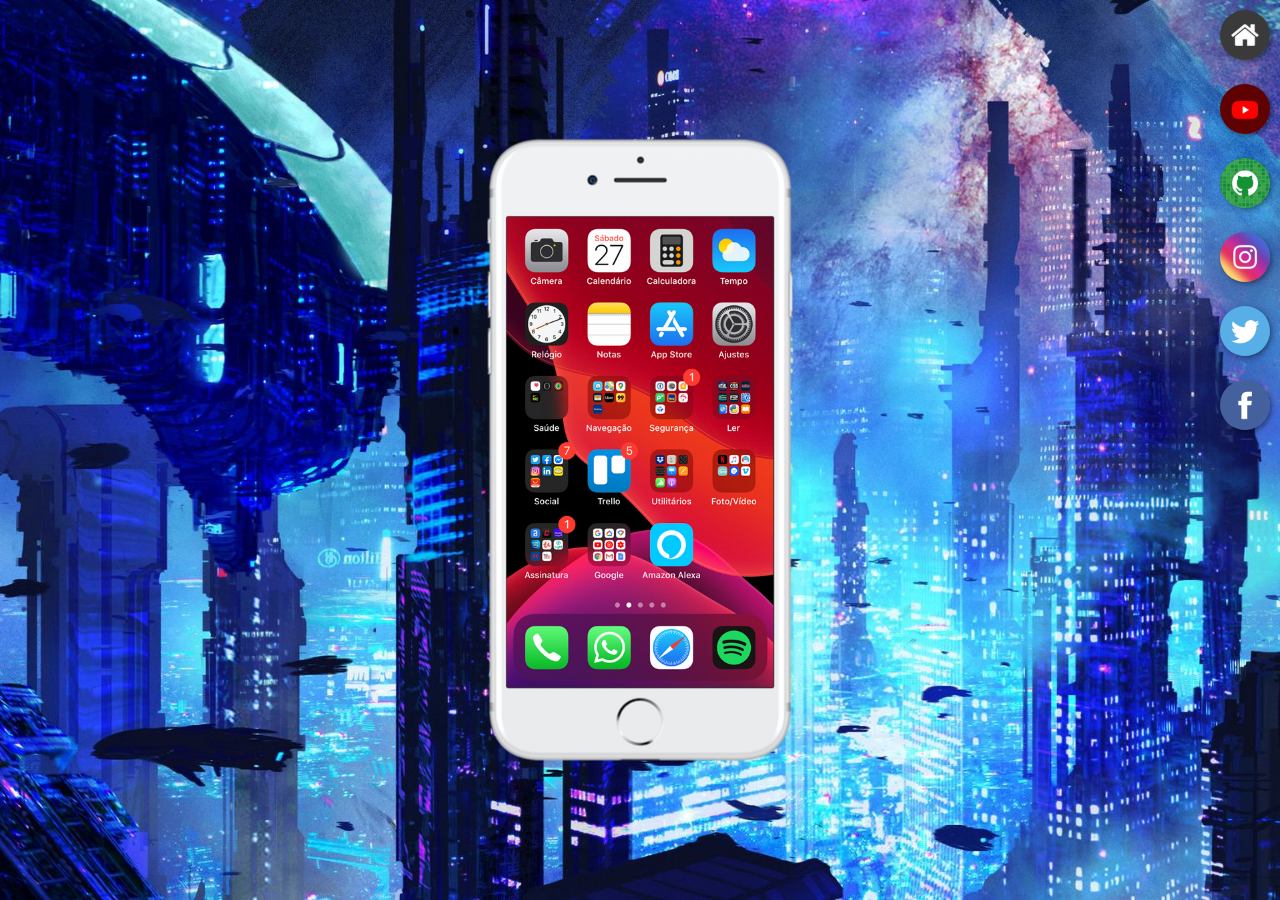
<file: index.html>
<!DOCTYPE html>
<html lang="pt-br">
<head>
    <meta charset="UTF-8">
    <meta name="viewport" content="width=device-width, initial-scale=1.0">
    <link rel="shortcut icon" href="favicon.ico" type="image/x-icon">
    <link rel="stylesheet" href="estilos/style.css">
    <title>Projeto Redes Sociais</title>
</head>
<body>
    <main>
        <section id="telefone">
            <iframe src="home.html" name="tela" id="tela" frameborder="0">Seu navegador nao é compatível com isso.</iframe>
        </section>
        <section id="redes-sociais">
            <a href="home.html" target="tela"><img src="imagens/logo-home.jpg" alt="Home"></a><br>

            <a href="youtube.html" target="tela"><img src="imagens/logo-youtube.jpg" alt="YouTube"></a><br>

            <a href="gihub.html" target="tela"><img src="imagens/logo-github.jpg" alt="GitHub"></a><br>

            <a href="instagram.html" target="tela"><img src="imagens/logo-instagram.jpg" alt="Instagram"></a><br>

            <a href="twiter.html" target="tela"><img src="imagens/logo-twitter.jpg" alt="Twiter"></a><br>

            <a href="facebook.html" target="tela"><img src="imagens/logo-facebook.jpg" alt="FaceBook"></a>
        </section>
    </main>
</body>
</html>
</file>
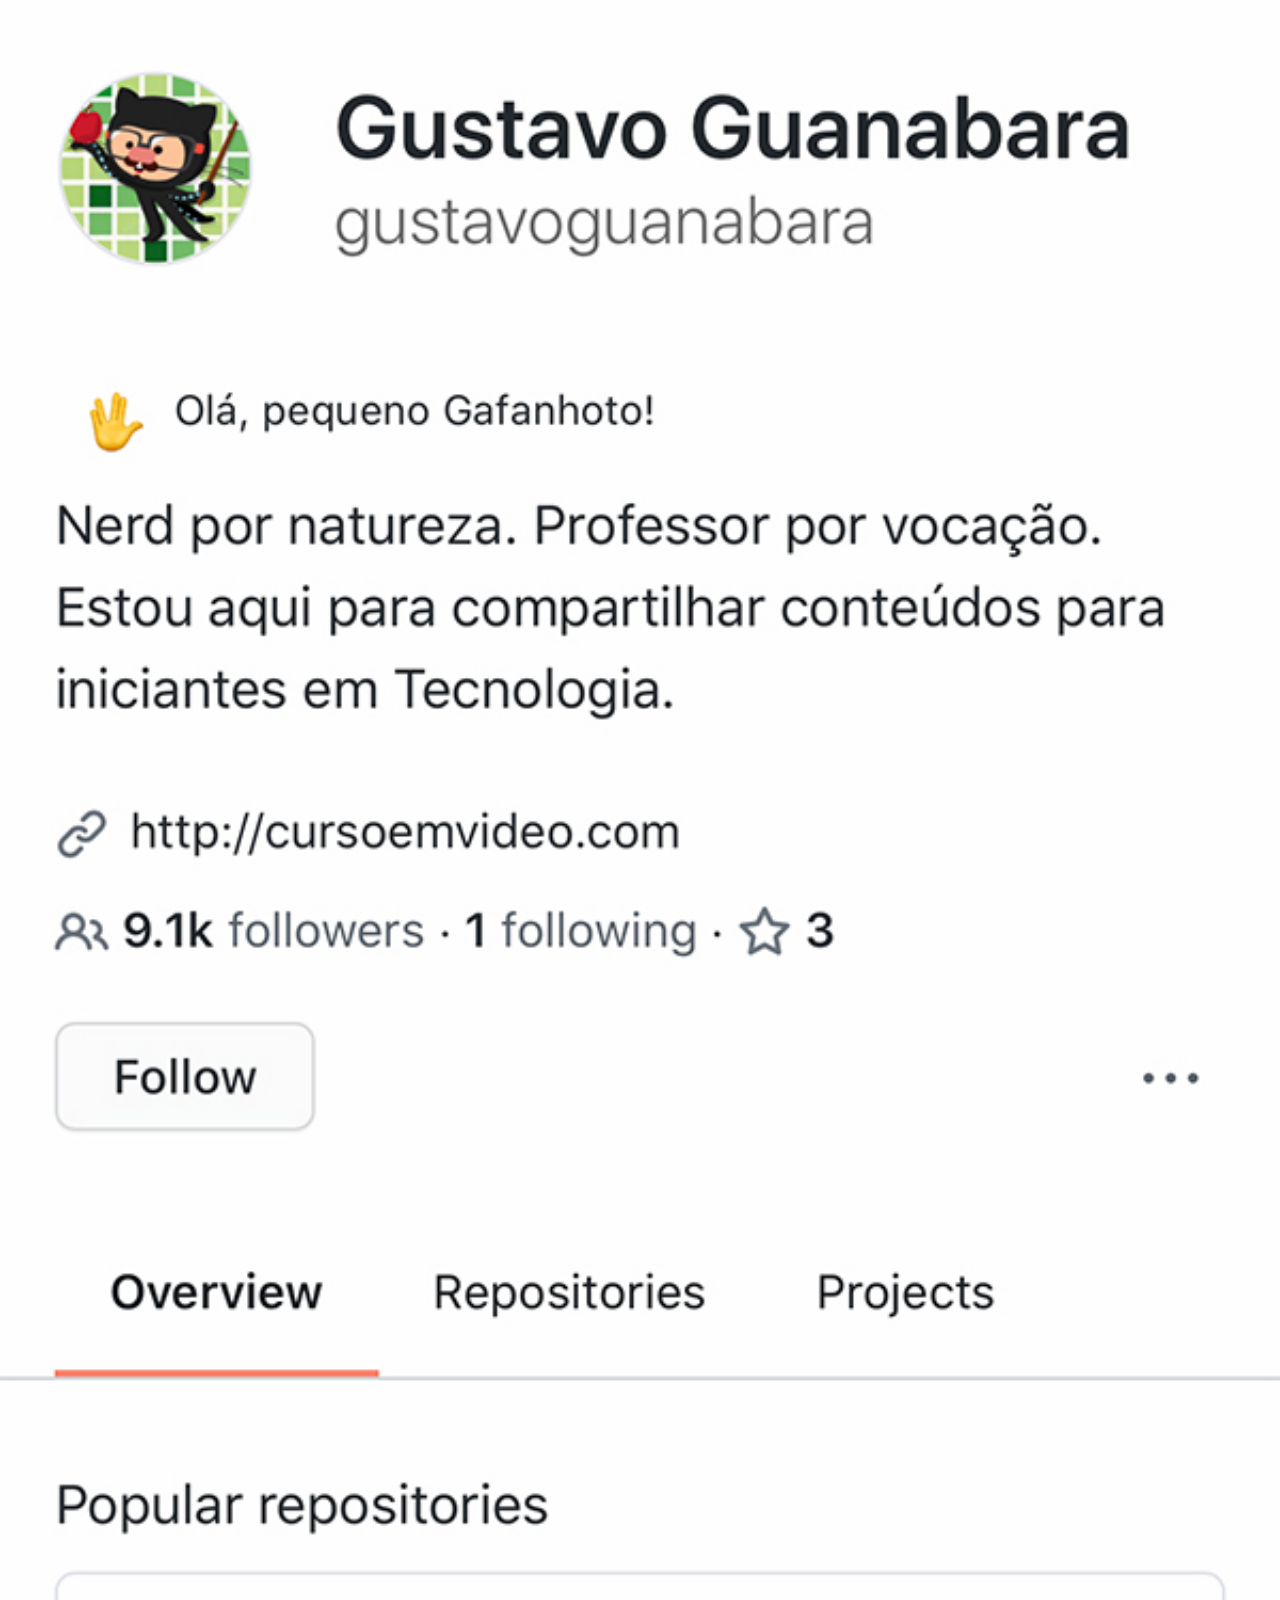
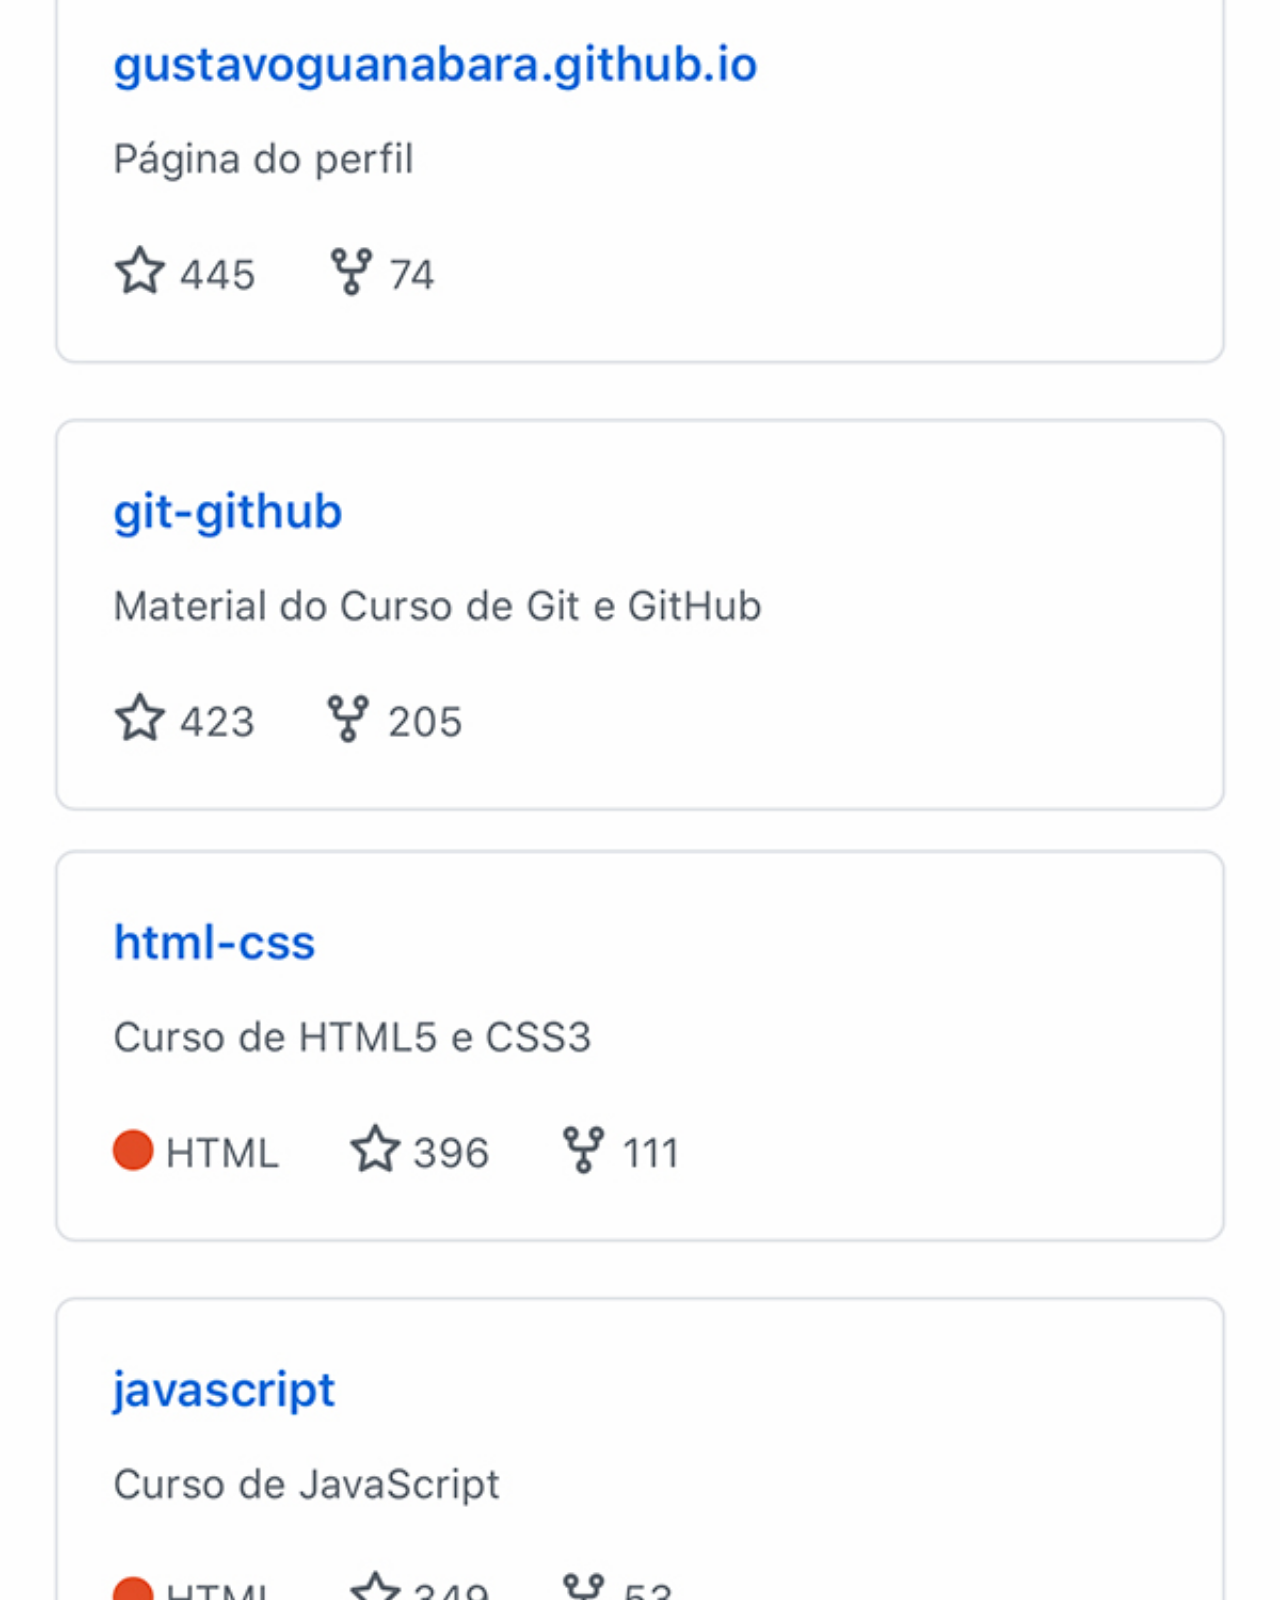
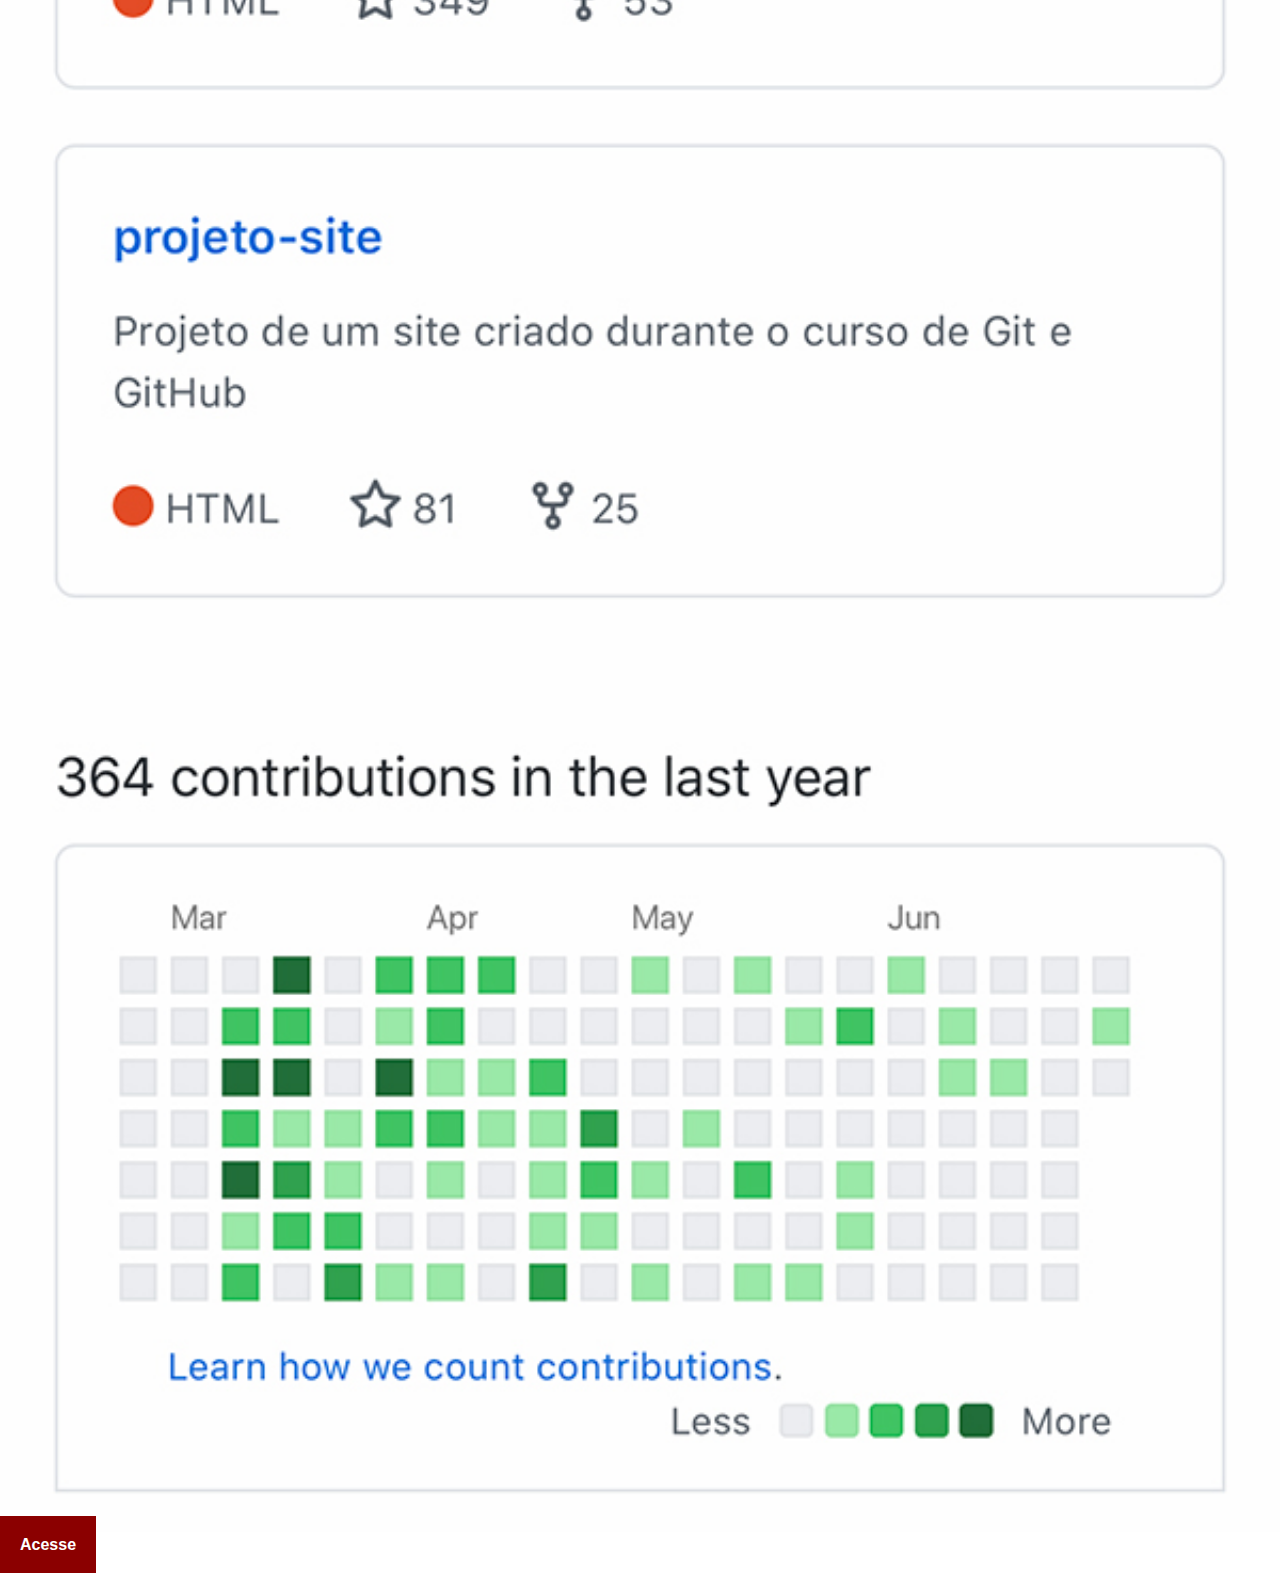
<file: gihub.html>
<!DOCTYPE html>
<html lang="pt-br">
<head>
    <meta charset="UTF-8">
    <meta name="viewport" content="width=device-width, initial-scale=1.0">
    <title>GitHub</title>
    <link rel="stylesheet" href="estilos/social.css">
</head>
<body>
    <img src="imagens/tela-github.jpg" alt="GitHub">
    <a href="https://github.com/wellington-garcia-silva" target="_blank">Acesse</a>
</body>
</html>
</file>
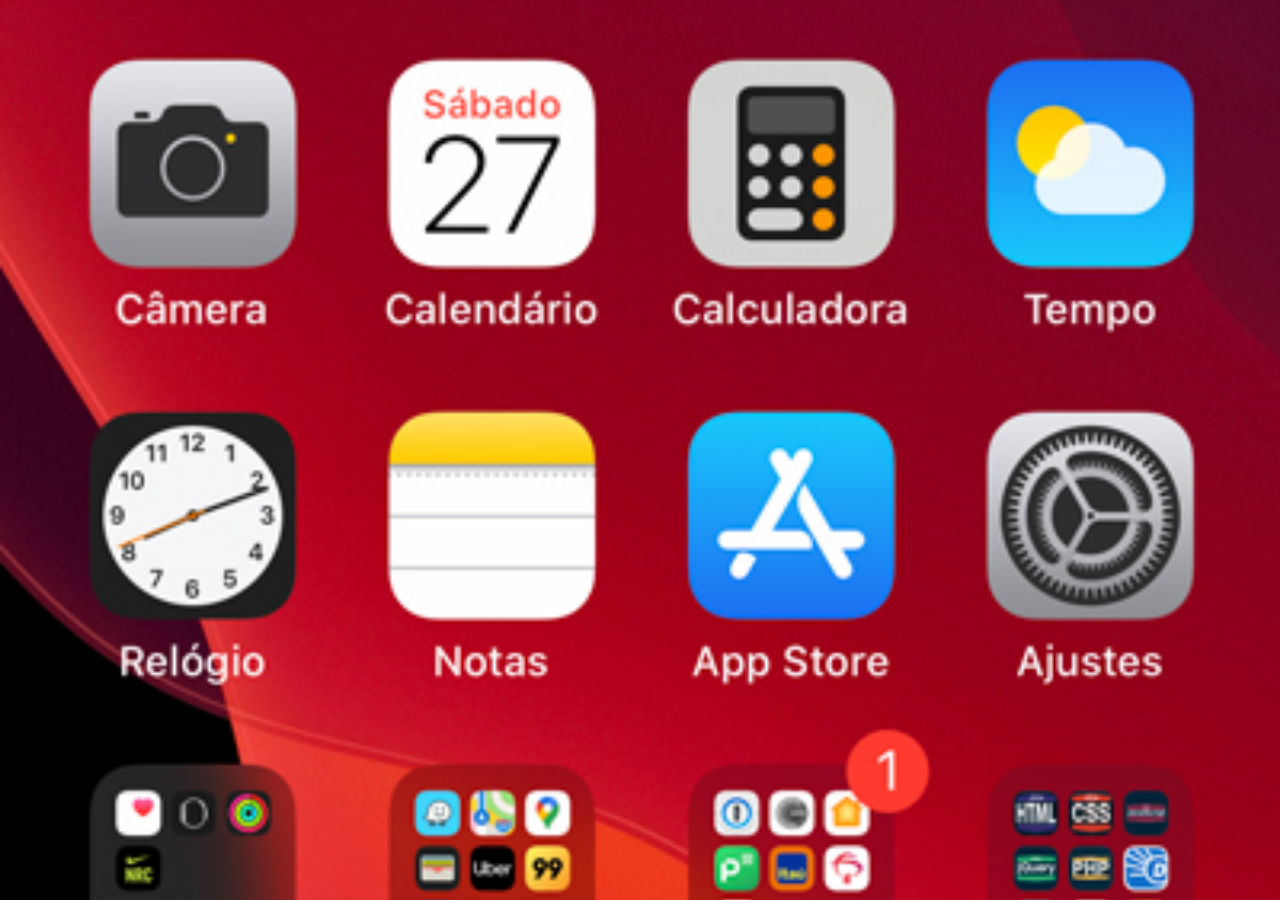
<file: home.html>
<!DOCTYPE html>
<html lang="pt-br">
<head>
    <meta charset="UTF-8">
    <meta name="viewport" content="width=device-width, initial-scale=1.0">
    <title>Home</title>
</head>
<style>
    *{
        margin: 0px;
        padding: 0px;
    }

    

    body{
        width: 100vw;
        height: 100vh;
        background: black url('imagens/tela-home.jpg') no-repeat top center;
        background-size: cover;
    }
</style>
<body>
    
</body>
</html>
</file>
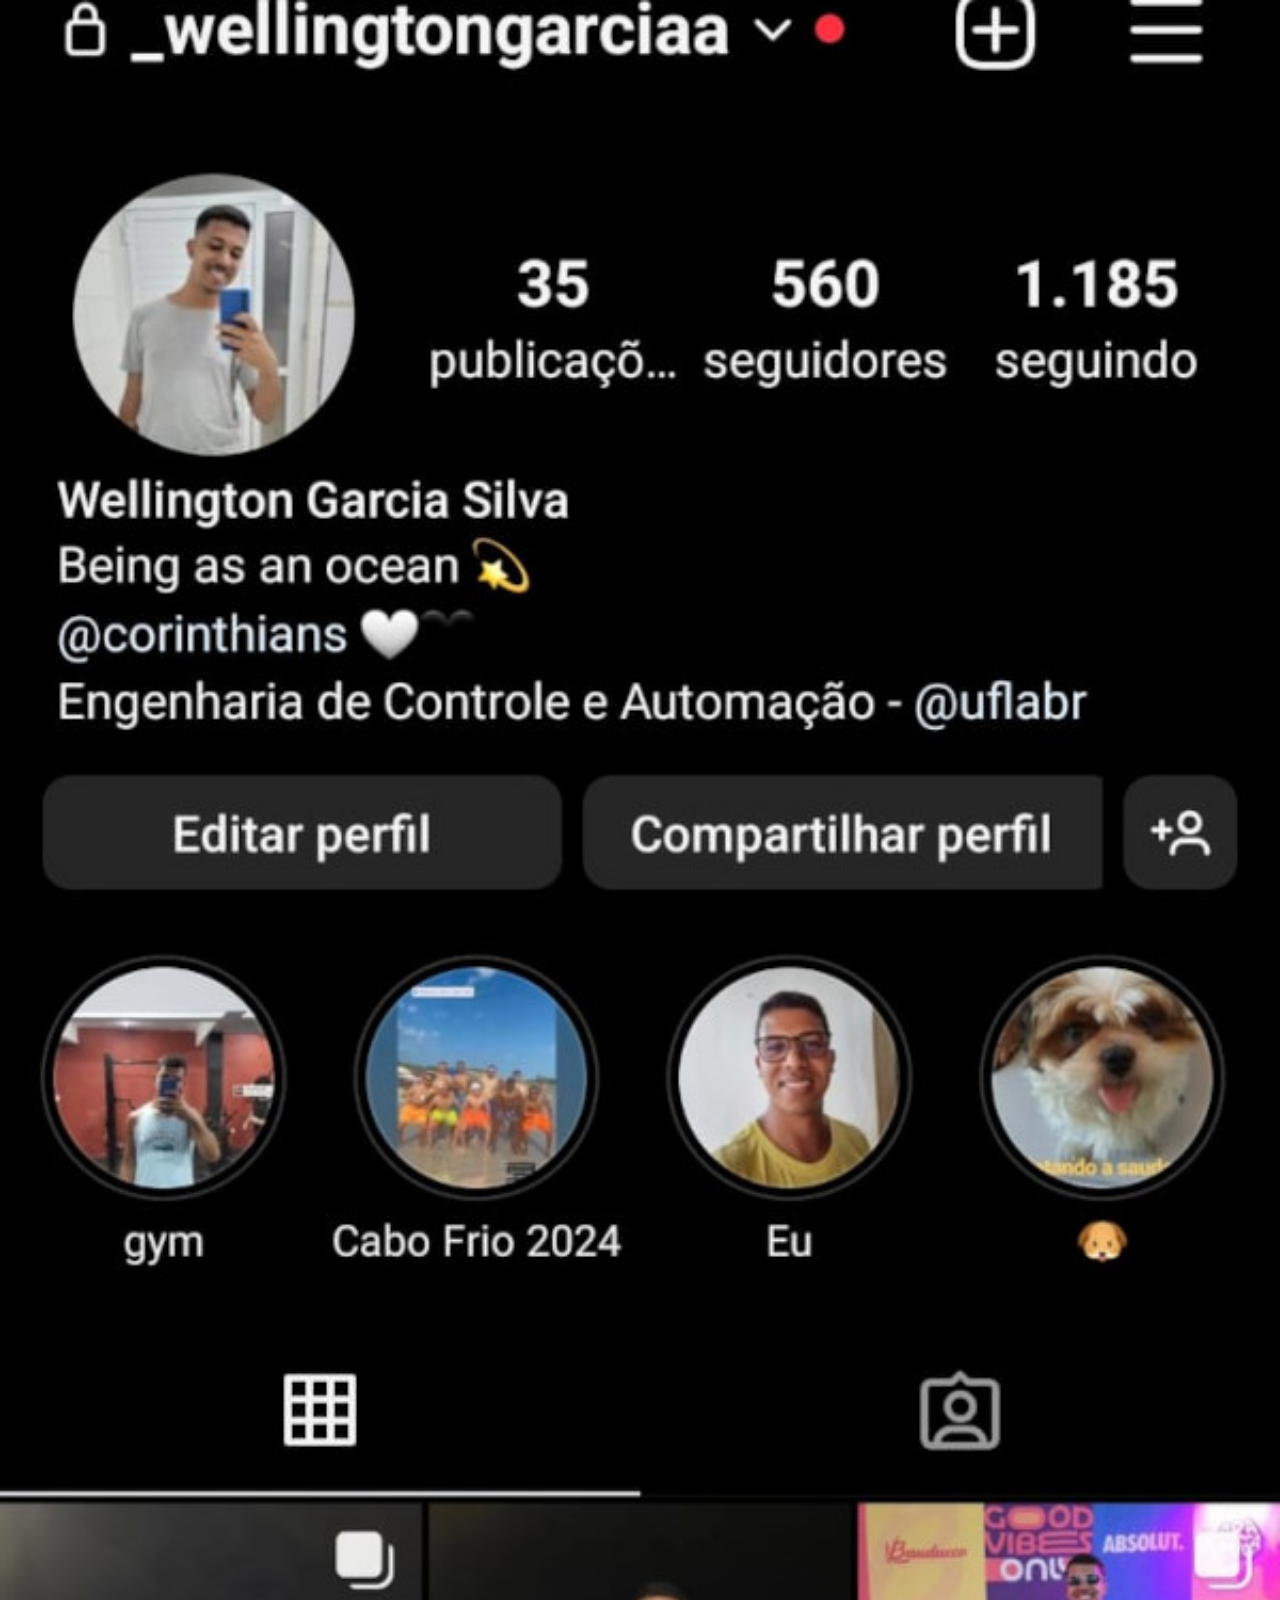
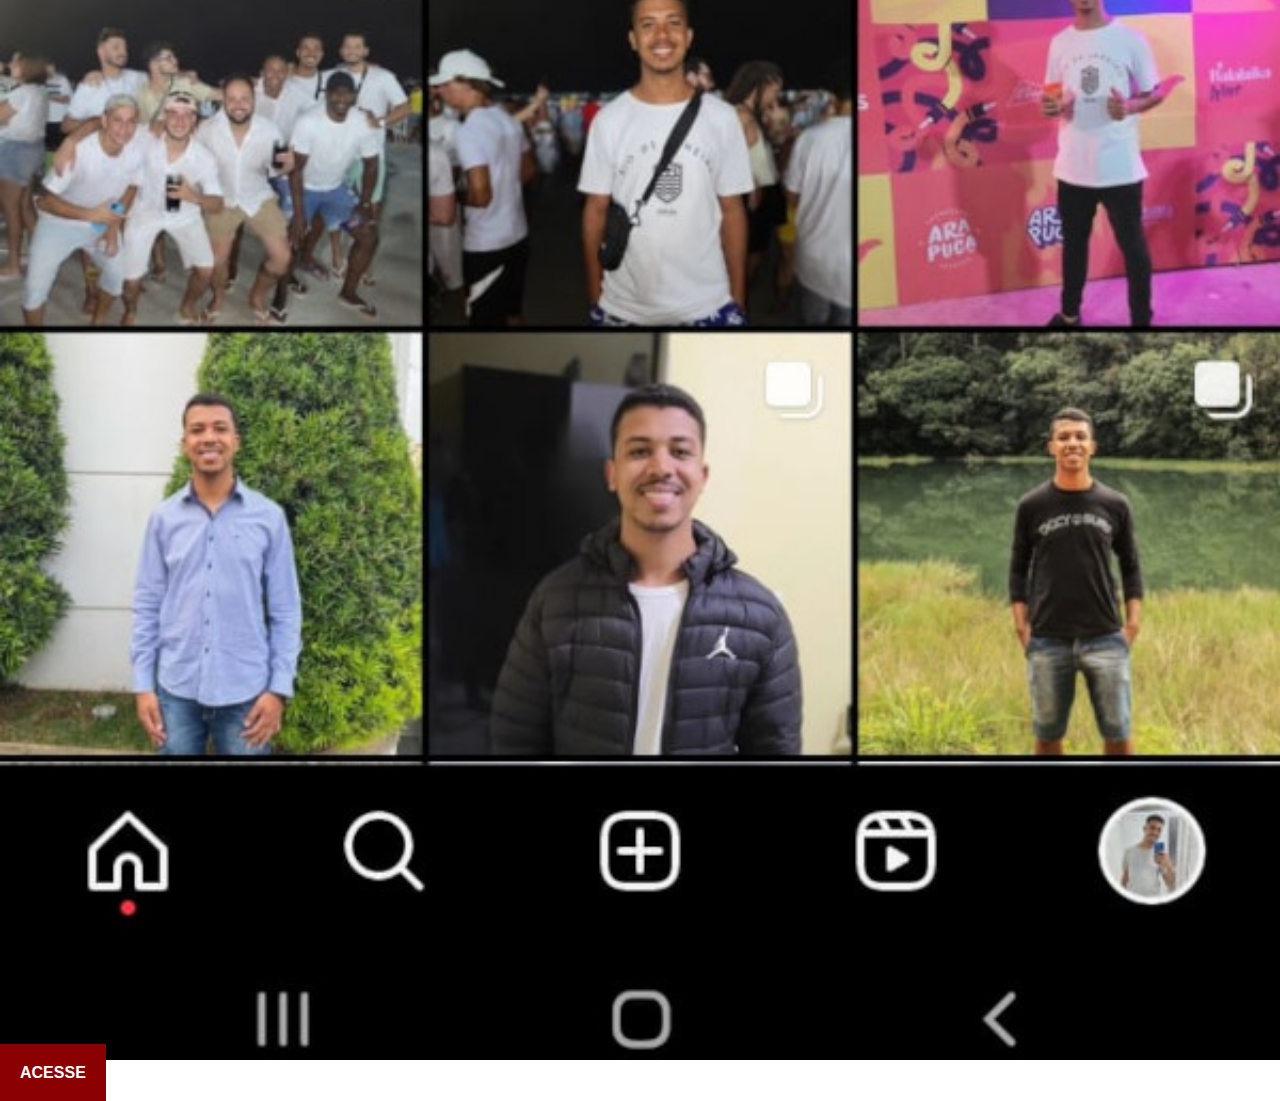
<file: instagram.html>
<!DOCTYPE html>
<html lang="pt-br">
<head>
    <meta charset="UTF-8">
    <meta name="viewport" content="width=device-width, initial-scale=1.0">
    <title>Instagram</title>
    <link rel="stylesheet" href="estilos/social.css">
</head>
<body>
    <img src="imagens/instagram.jpeg" alt="Instagram">
    <a href="https://www.instagram.com/_wellingtongarciaa?igsh=NTdnZDRqbjVkNmZm" target="_blank">ACESSE</a>
</body>
</html>
</file>
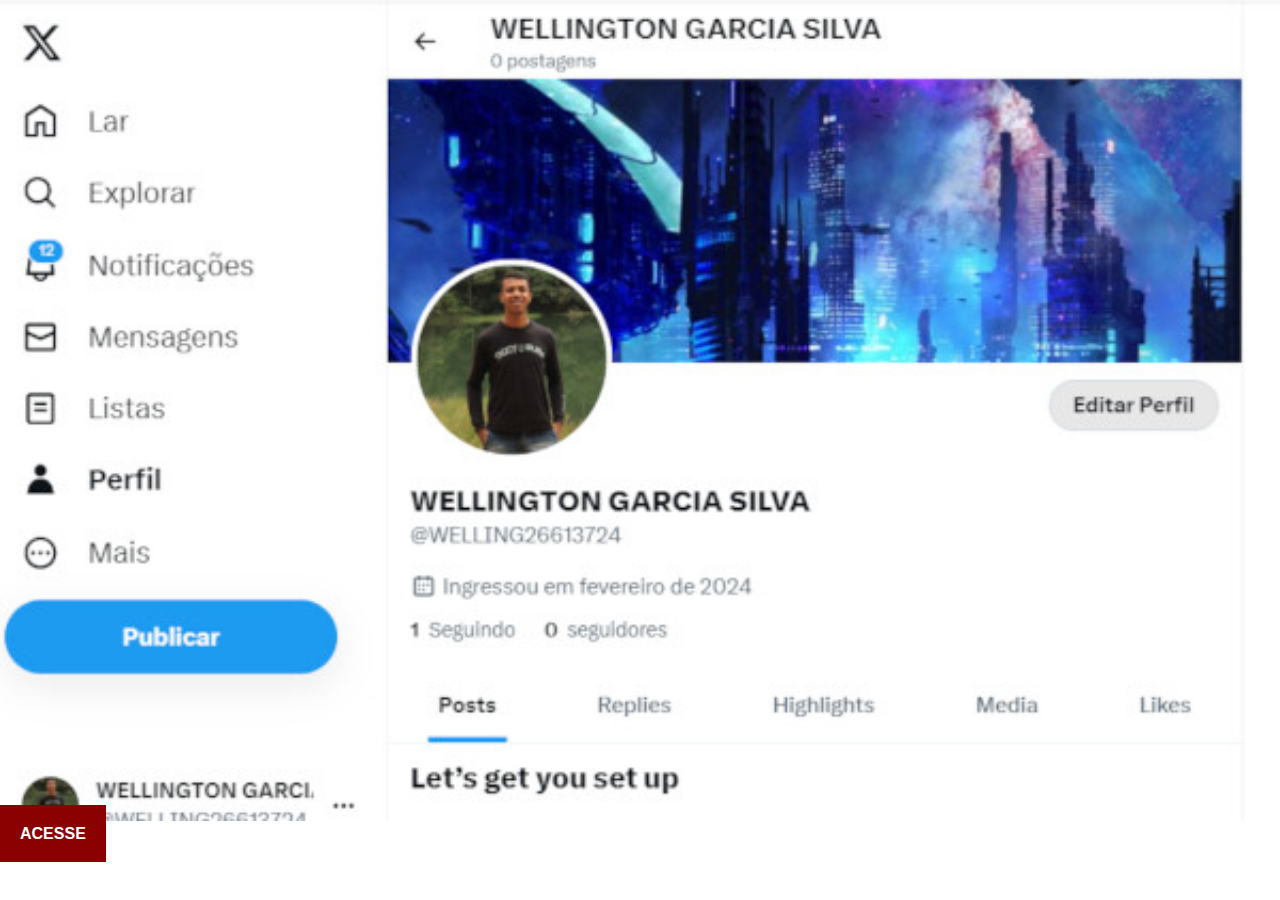
<file: twiter.html>
<!DOCTYPE html>
<html lang="pt">
<head>
    <meta charset="UTF-8">
    <meta name="viewport" content="width=device-width, initial-scale=1.0">
    <title>Twiter</title>
    <link rel="stylesheet" href="estilos/social.css">
</head>
<body>
    <img src="imagens/twi.jpeg" alt="Twiter"><a href="https://twitter.com/WELLING26613724" target="_blank">ACESSE</a>
</body>
</html>
</file>
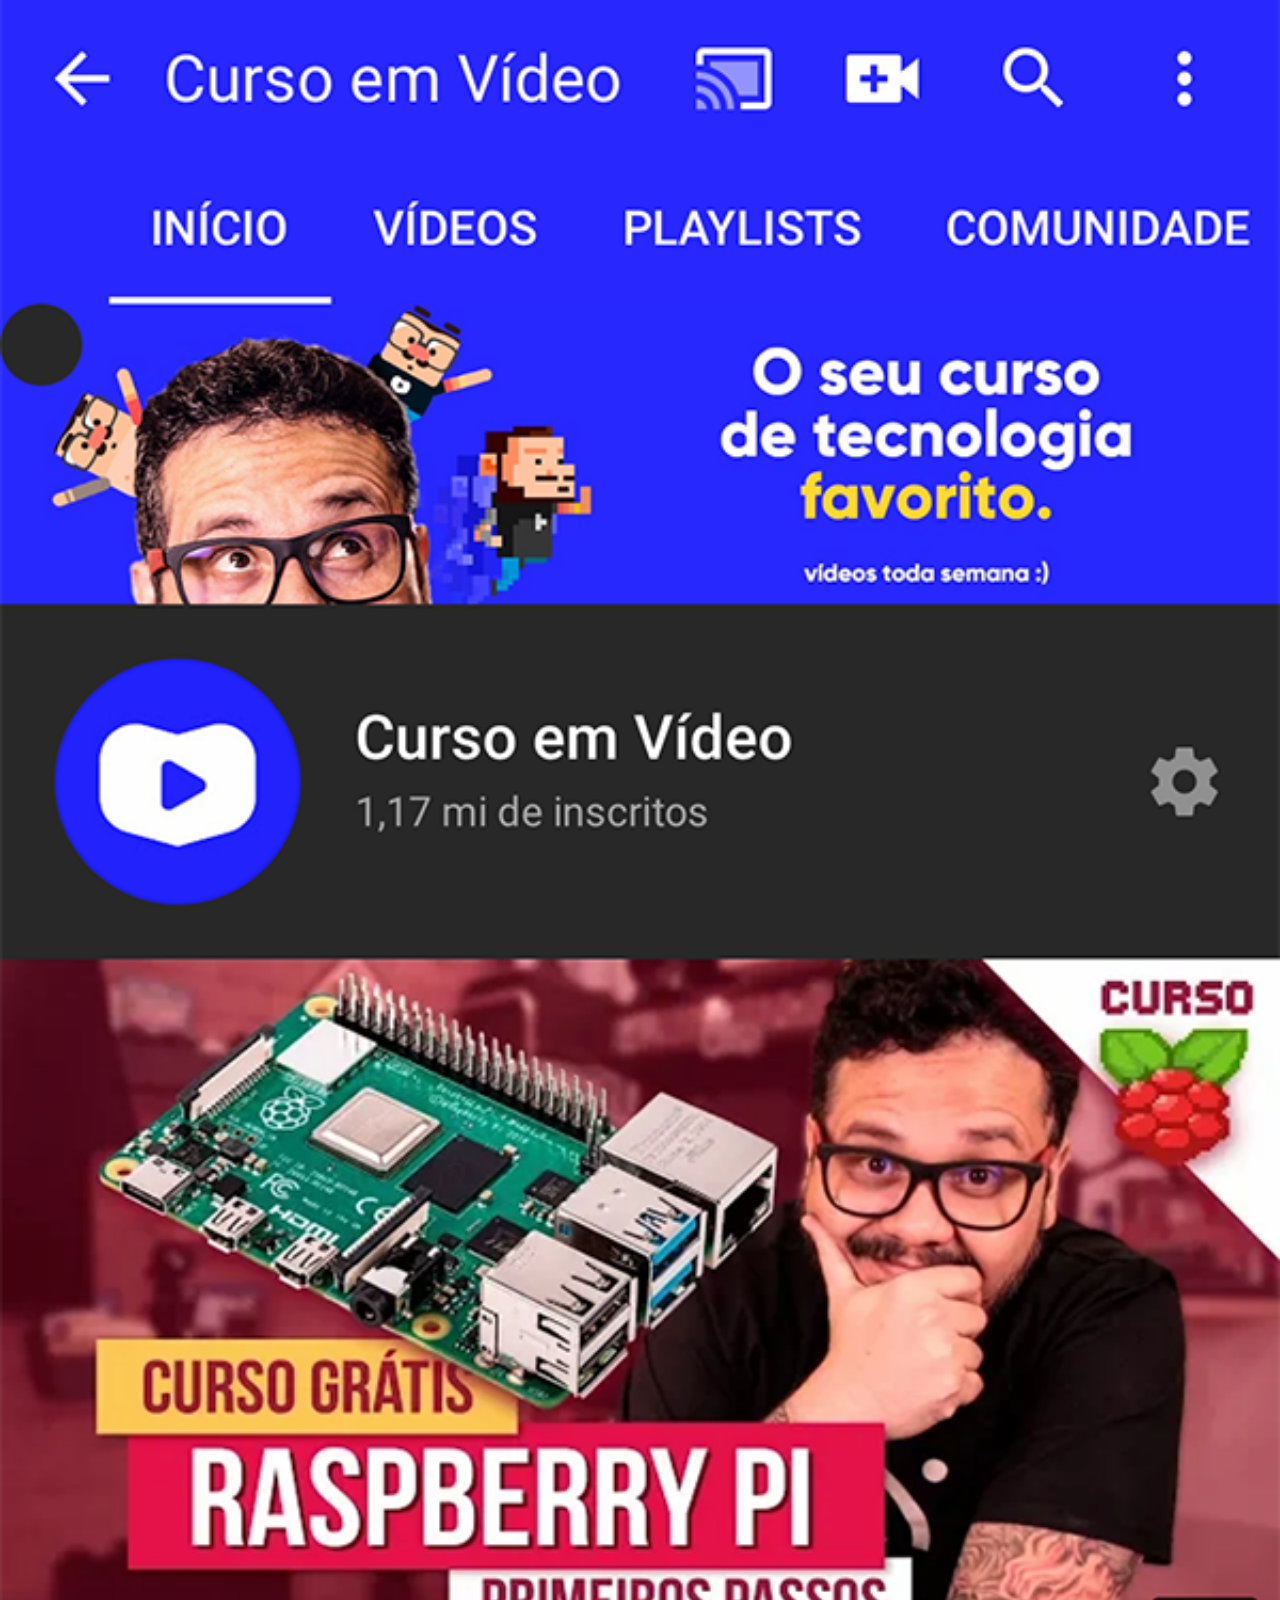
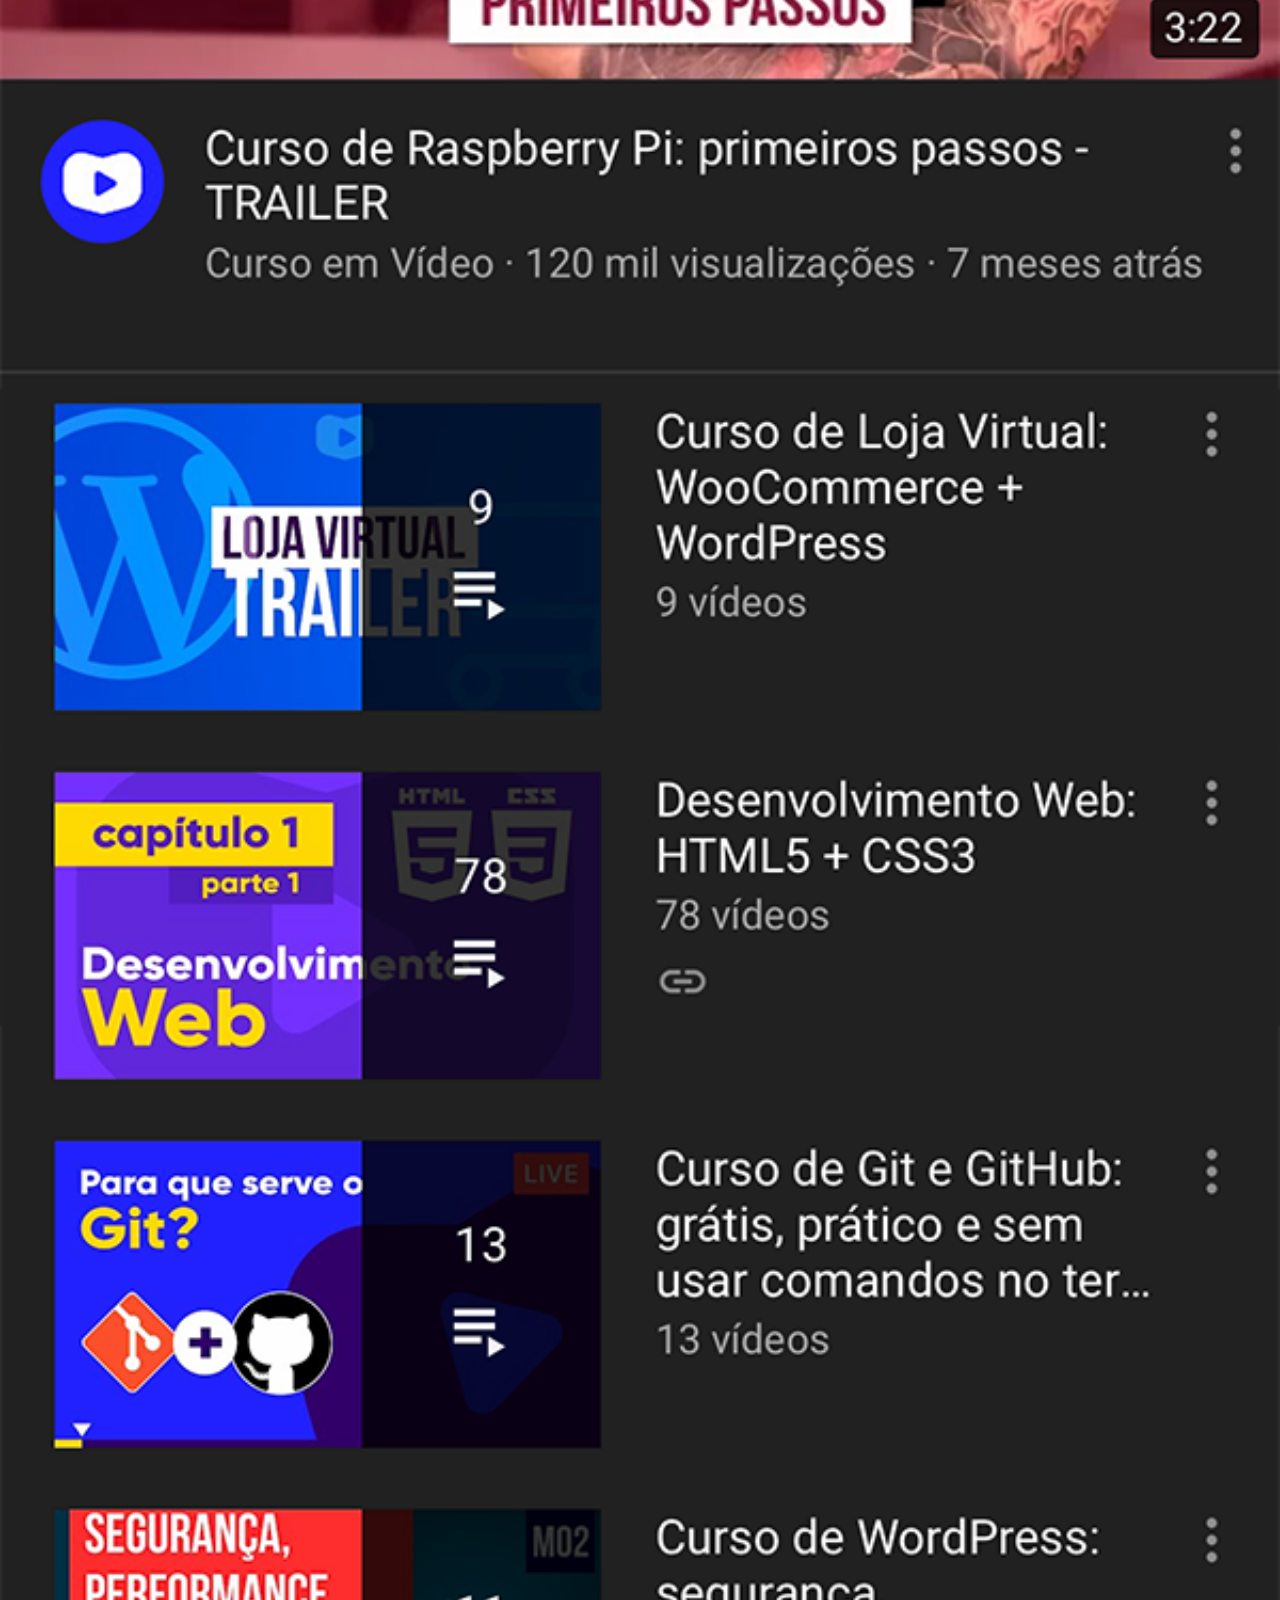
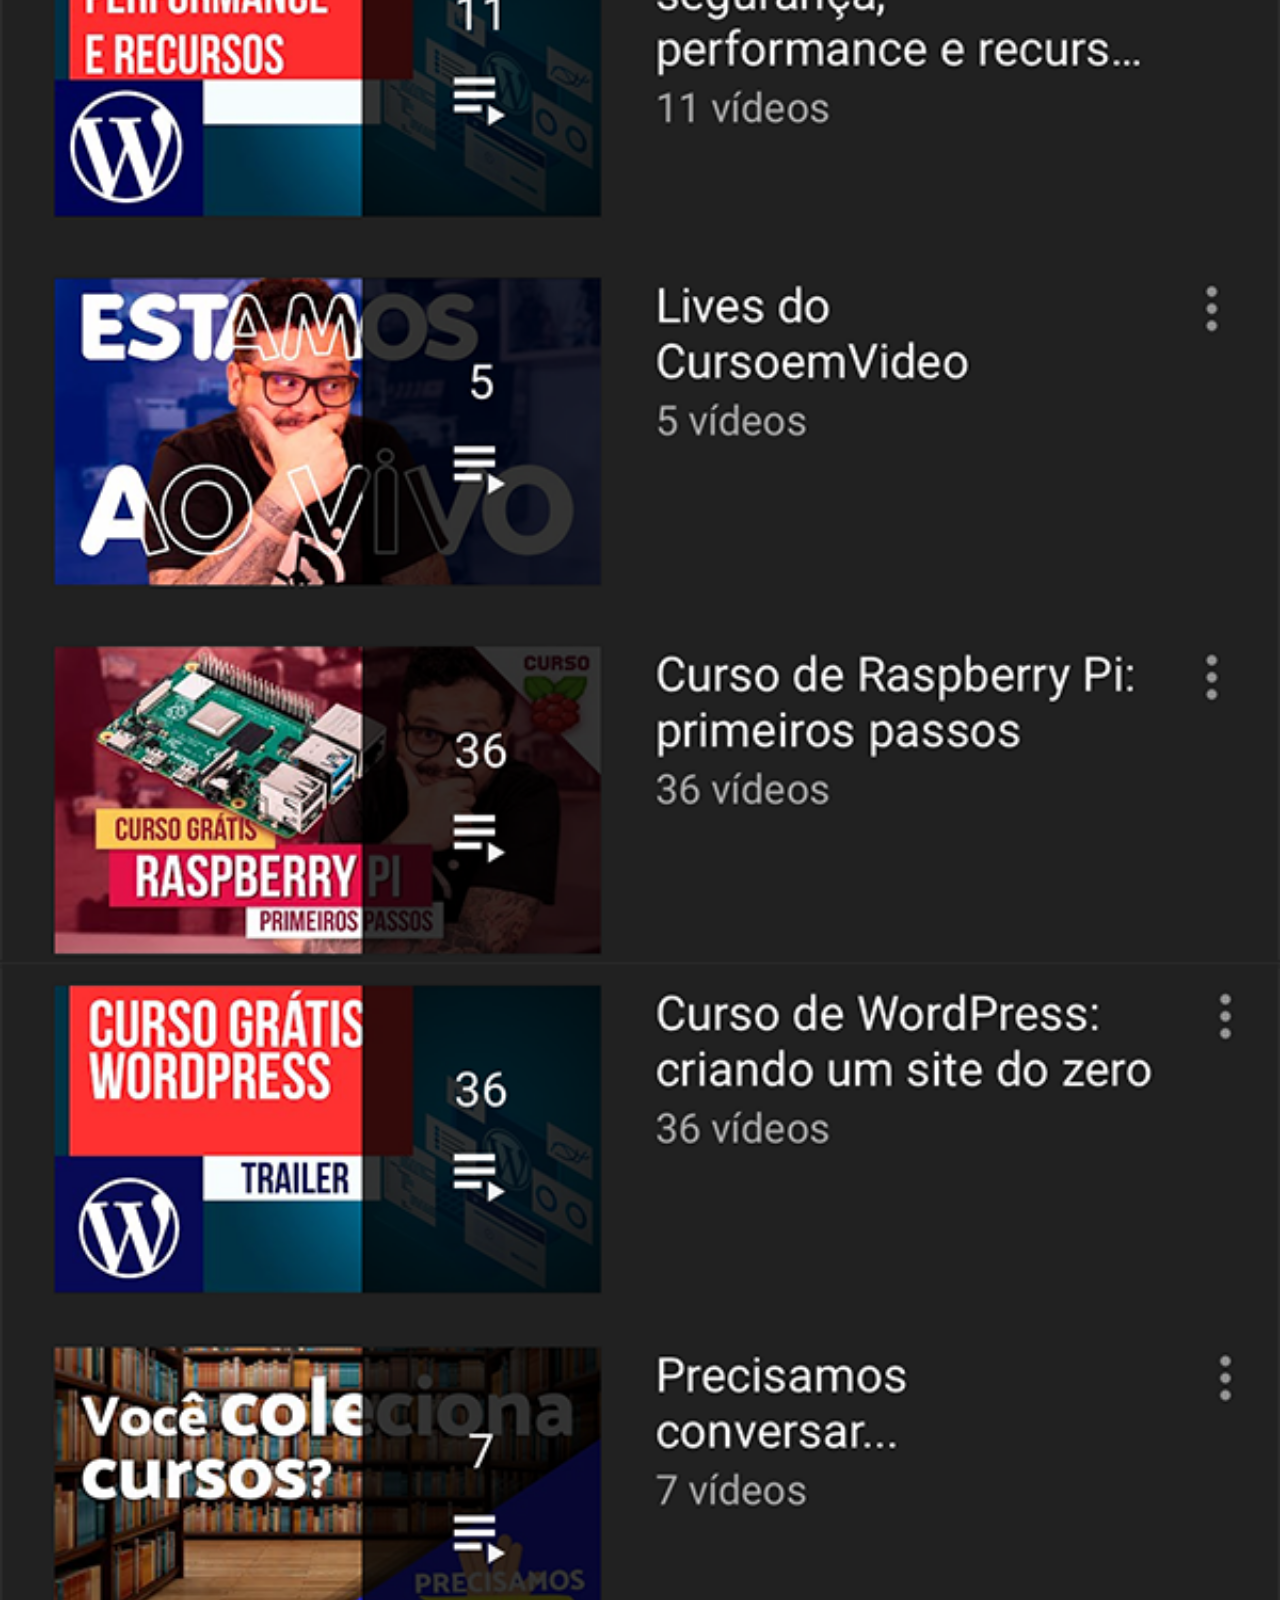
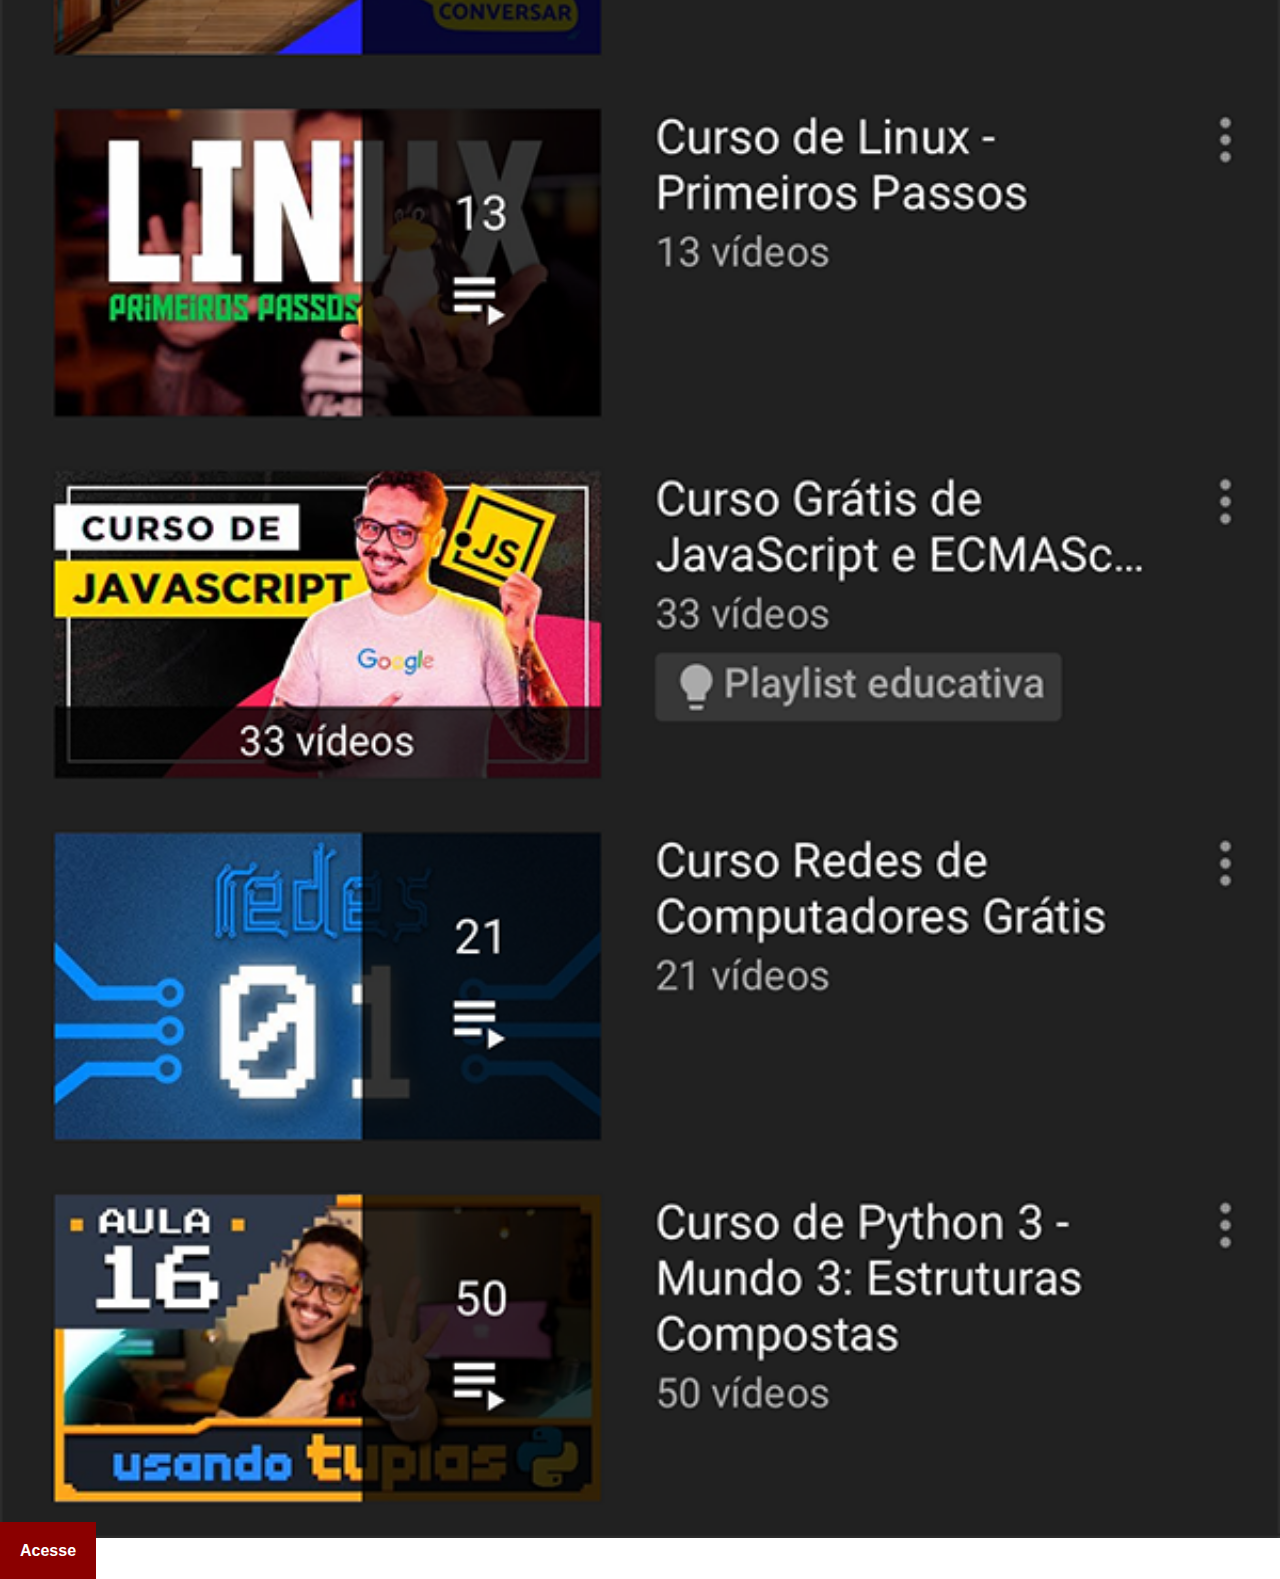
<file: youtube.html>
<!DOCTYPE html>
<html lang="pt-br">
<head>
    <meta charset="UTF-8">
    <meta name="viewport" content="width=device-width, initial-scale=1.0">
    <title>YouTube</title>
    <link rel="stylesheet" href="estilos/social.css">
</head>
<body>
    <img src="imagens/tela-youtube.png" alt="YouTube">
    <a href="https://www.youtube.com/@Farvann/playlists" target="_blank">Acesse</a>
</body>
</html>
</file>
<file: estilos/style.css>
@charset "UTF-8";

*{
    margin: 0px;
    padding: 0px;
    font-family: Arial, Helvetica, sans-serif;
}

html, body{
    height: 100vh;
    width: 100vw;
    background-color: black;
}

body{
    background: url('../imagens/city_futurism.jpg')
    no-repeat top center;
    background-size: cover;
    background-attachment: fixed;
}

main{
    position: relative;
    height: 100vh;
}

section#telefone{
    position: absolute;
    top: 50%;
    left: 50%;
    transform: translate(-50%,-50%);

    height: 627px;
    width: 311px;
    background: url('../imagens/frame-iphone.png') no-repeat;
}

iframe#tela{
    position: relative;
    top: 80px;
    left: 22px;
    width: 267px;
    height: 471px;

}

section#redes-sociais{
    text-align: right;
}

section#redes-sociais img{
    width: 50px;
    height: 50px;
    margin: 10px;
    border-radius: 50%;
    box-shadow: 2px 2px 5px rgb(0, 0, 0, 0.400);
    box-sizing: border-box;
}

section#redes-sociais img:hover{
    border: 2px solid rgb(255, 255, 255, 0.637);
    transform: translate(-3px,-3px);
    box-shadow: 5px 5px 10px rgba(0,0,0,0.623);
    transition: transform -3s, border 1s;
}
</file>
<file: estilos/social.css>
@charset "UTF-8";
*{
    margin: 0px;
    padding: 0px;
    font-family: Arial, Helvetica, sans-serif;
}

::-webkit-scrollbar{
    height: 0px;
    width: 0px;
}

img{
    width: 100vw;
}

a{
    display: black;
    background-color: darkred;
    color: white;
    padding: 20px;
    text-align: center;
    font-weight: bolder;
    text-decoration: none;
}

a:hover{
    background-color: red;
}
</file>
